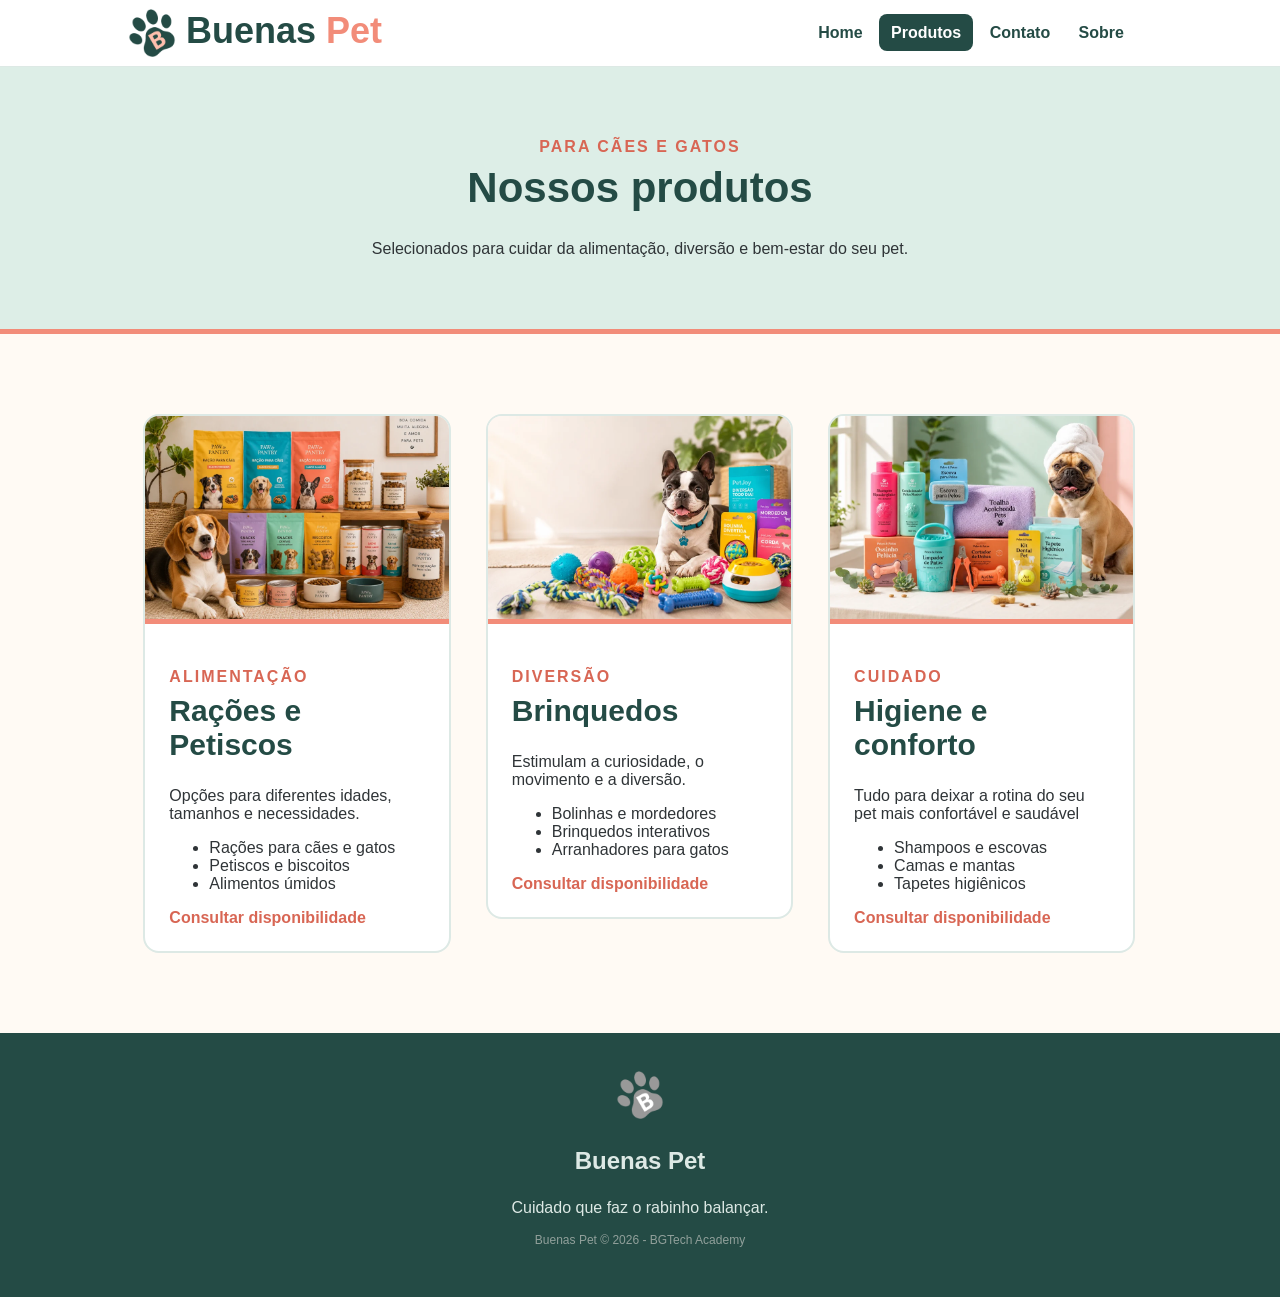
<file: produtos.html>
<!doctype html>
<html lang="pt-br">
    <head>
        <meta charset="UTF-8" />
        <meta name="viewport" content="width=device-width, initial-scale=1.0" />
        <title>Buenas Pet | Produtos</title>
        <!-- CSS Externo -->
        <link rel="stylesheet" href="./css/style.css" />
    </head>
    <body>
        <!-- Brand (logotipo) -->
        <div class="topo">
            <div class="container">
                <a href="index.html" class="logo">
                    <img src="./img/logo.png" alt="Logo Buenas Pet" />
                    Buenas <span>Pet</span>
                </a>

                <!-- Menu de Navegação -->
                <div class="menu">
                    <!-- Lista de links da página -->
                    <ul>
                        <li>
                            <a href="index.html">Home</a>
                        </li>

                        <li>
                            <a class="menu-atual" href="produtos.html">Produtos</a>
                        </li>

                        <li>
                            <a href="contato.html">Contato</a>
                        </li>

                        <li>
                            <a href="sobre.html">Sobre</a>
                        </li>
                    </ul>
                </div>
            </div>
        </div>

        <!-- Cabeçalho -->
        <div class="cabecalho-pagina">
            <div class="container">
                <p class="texto-destaque">Para cães e gatos</p>

                <h1>Nossos produtos</h1>
                <p>Selecionados para cuidar da alimentação, diversão e bem-estar do seu pet.</p>
            </div>
        </div>

        <!-- Cartões (Cards) -->
        <div class="secao">
            <div class="container">
                <!-- Card #1 -->
                <div class="cartao-produto">
                    <img src="./img/alimentacao.jpg" alt="Ração e petiscos para cães e gatos">

                    <div class="conteudo-cartao">
                        <p class="texto-destaque">Alimentação</p>

                        <h2>Rações e Petiscos</h2>

                        <p>Opções para diferentes idades, tamanhos e necessidades.</p>

                        <ul>
                            <li>Rações para cães e gatos</li>
                            <li>Petiscos e biscoitos</li>
                            <li>Alimentos úmidos</li>
                        </ul>

                        <a href="contato.html" class="link-destaque">Consultar disponibilidade</a>
                    </div>
                </div>

                <!-- Card #2 -->
                <div class="cartao-produto">
                    <img src="./img/diversao.jpg" alt="Brinquedos coloridos para animais de estimação">

                    <div class="conteudo-cartao">
                        <p class="texto-destaque">Diversão</p>

                        <h2>Brinquedos</h2>

                        <p>Estimulam a curiosidade, o movimento e a diversão.</p>

                        <ul>
                            <li>Bolinhas e mordedores</li>
                            <li>Brinquedos interativos</li>
                            <li>Arranhadores para gatos</li>
                        </ul>

                        <a href="contato.html" class="link-destaque">Consultar disponibilidade</a>
                    </div>
                </div>
                
                <!-- Card #3 -->
                <div class="cartao-produto">
                    <img src="./img/higiene.jpg" alt="Produtos de higiene e cuidado para animais">

                    <div class="conteudo-cartao">
                        <p class="texto-destaque">Cuidado</p>

                        <h2>Higiene e conforto</h2>

                        <p>Tudo para deixar a rotina do seu pet mais confortável e saudável</p>

                        <ul>
                            <li>Shampoos e escovas</li>
                            <li>Camas e mantas</li>
                            <li>Tapetes higiênicos</li>
                        </ul>

                        <a href="contato.html" class="link-destaque">Consultar disponibilidade</a>
                    </div>
                </div>
            </div>
        </div>

        <!-- Rodapé -->
        <div class="rodape">
            <img src="./img/logo-rodape.png" alt="Logo Buenas Pet" />
            <p class="nome-rodape">Buenas Pet</p>
            <p>Cuidado que faz o rabinho balançar.</p>
            <p class="copy">Buenas Pet &copy; 2026 - BGTech Academy</p>
        </div>
    </body>
</html>

<!-- Alt + Z == ajustar o texto no editor -->
<!-- Win + . == emojis -->
<!-- Alt + Shift + F == formatar (ajustar) o texto -->
</file>
<file: css/style.css>
/* --- CONFIGURAÇÕES GERAIS --- */

/* Reset */
* {
    box-sizing: border-box;
}

body {
    margin: 0;
    color: #2f3437;
    background-color: #fffaf4;
    font-family: Arial, Helvetica, sans-serif;
}

h1, h2, h3 {
    margin-top: 0;
    color: #244b45;
    font-family: 'Trebuchet MS', Arial, sans-serif;
}

h1 { font-size: 42px; }

h2 { font-size: 30px; }

h3 { font-size: 21px };

p { margin-top: 0; }

img {
    max-width: 100%;
}

.container {
    width: 80%;
    max-width: 1100px;
    margin: 0 auto;
}

.centro {
    text-align: center;
}


/* --- TOPO e LOGOTIPO --- */

.topo {
    background-color: #ffffff;
    border-bottom: solid 1px #dde9e5;
    padding: 8px 0;
}

.logo {
    display: inline-block;
    width: 32%;
    color: #244b45;
    font-size: 36px;
    font-weight: 700;
    text-decoration: none;
    vertical-align: middle;
}

.logo img {
    width: 48px;
    vertical-align: middle;
}

.logo span {
    color: #f28c79;
}

.menu {
    display: inline-block;
    width: 66%;
    text-align: right;
    vertical-align: middle;
}

.menu ul {
    list-style-type: none;
    display: inline-block;
}

.menu li {
    display: inline-block;
}

.menu a {
    padding: 10px 12px;
    color: #244b45;
    border-radius: 8px;
    font-weight: 700;
    text-decoration: none;
    transition: 0.3s;
}

/* Quando passar o mouse sobre E quando o
elemento A (anchor) tiver a classe menu-atual */
.menu a:hover, .menu a.menu-atual {
    background-color: #244b45;
    color: #ffffff;
}

.banner {
    min-height: 500px;
    padding: 75px 0;
    background-color: #ddeee7;
    background-image: url("../img/banner.jpg");
    background-size: cover;
    background-position: center;
}

.banner-conteudo {
    width: 54%;
    max-width: 580px;
    padding: 35px;
    background-color: #fff7ed;
    border-left: solid 8px #f28c79;
    border-radius: 16px;
}


/* --- PÁGINAS INTERNAS --- */

.cabecalho-pagina {
    padding: 55px 0;
    background-color: #ddeee7;
    border-bottom: solid 5px #f28c79;
    text-align: center;
}


/* --- TEXTOS E LINKS --- */

.texto-destaque {
    margin-bottom: 8px;
    color: #d86654;
    font-weight: 700;
    letter-spacing: 2px;
    text-transform: uppercase;
}

.botao {
    margin-top: 12px;
    padding: 12px 20px;
    color: #ffffff;
    background-color: #f28c79;
    border: solid 2px #f28c79;
    border-radius: 8px;
    text-decoration: none;
    transition: 0.3s;
}

.botao:hover {
    color: #f28c79;
    background-color: #ffffff;
}

.link-destaque {
    color: #d86654;
    font-weight: 700;
    text-decoration: none;
}

.link-destaque:hover {
    text-decoration: underline;
}


/* --- ÍCONES --- */
i {
    font-size: 48px;
    color: #f28c79;
    margin-bottom: 16px;
}


/* --- SEÇÕES E CARTÕES --- */

.secao {
    padding: 65px 0;
}

.secao-clara {
    background-color: #ffffff;
}

.cartao, .cartao-produto {
    display: inline-block;
    width: 30%;
    margin: 1.5%;
    background-color: #ffffff;
    border: solid 2px #dde9e5;
    border-radius: 16px;
    vertical-align: top;
}

.cartao {
    min-height: 285px;
    padding: 28px;
}

.cartao-produto {
    overflow: hidden;
}

.cartao-produto img {
    width: 100%;
    border-bottom: solid 5px #f28c79;
}

.conteudo-cartao {
    padding: 24px;
}

.icone {
    margin-bottom: 16px;
    font-size: 36px;
}


/* --- PÁGINA SOBRE --- */

.imagem-sobre {
    display: inline-block;
    width: 40%;
    border: solid 6px #ddeee7;
    border-radius: 16px;
    vertical-align: middle;
}

.texto-sobre {
    display: inline-block;
    width: 52%;
    margin-left: 5%;
    vertical-align: middle;
}


/* --- RODAPÉ --- */

.rodape {
    background-color: #244b45;
    color: #dde9e5;
    text-align: center;
    padding: 38px 20px;
}

.rodape img {
    width: 48px;
}

.nome-rodape {
    font-size: 24px;
    font-weight: 700;
}

.copy {
    color: #91a09b;
    font-size: 12px;
}
</file>
